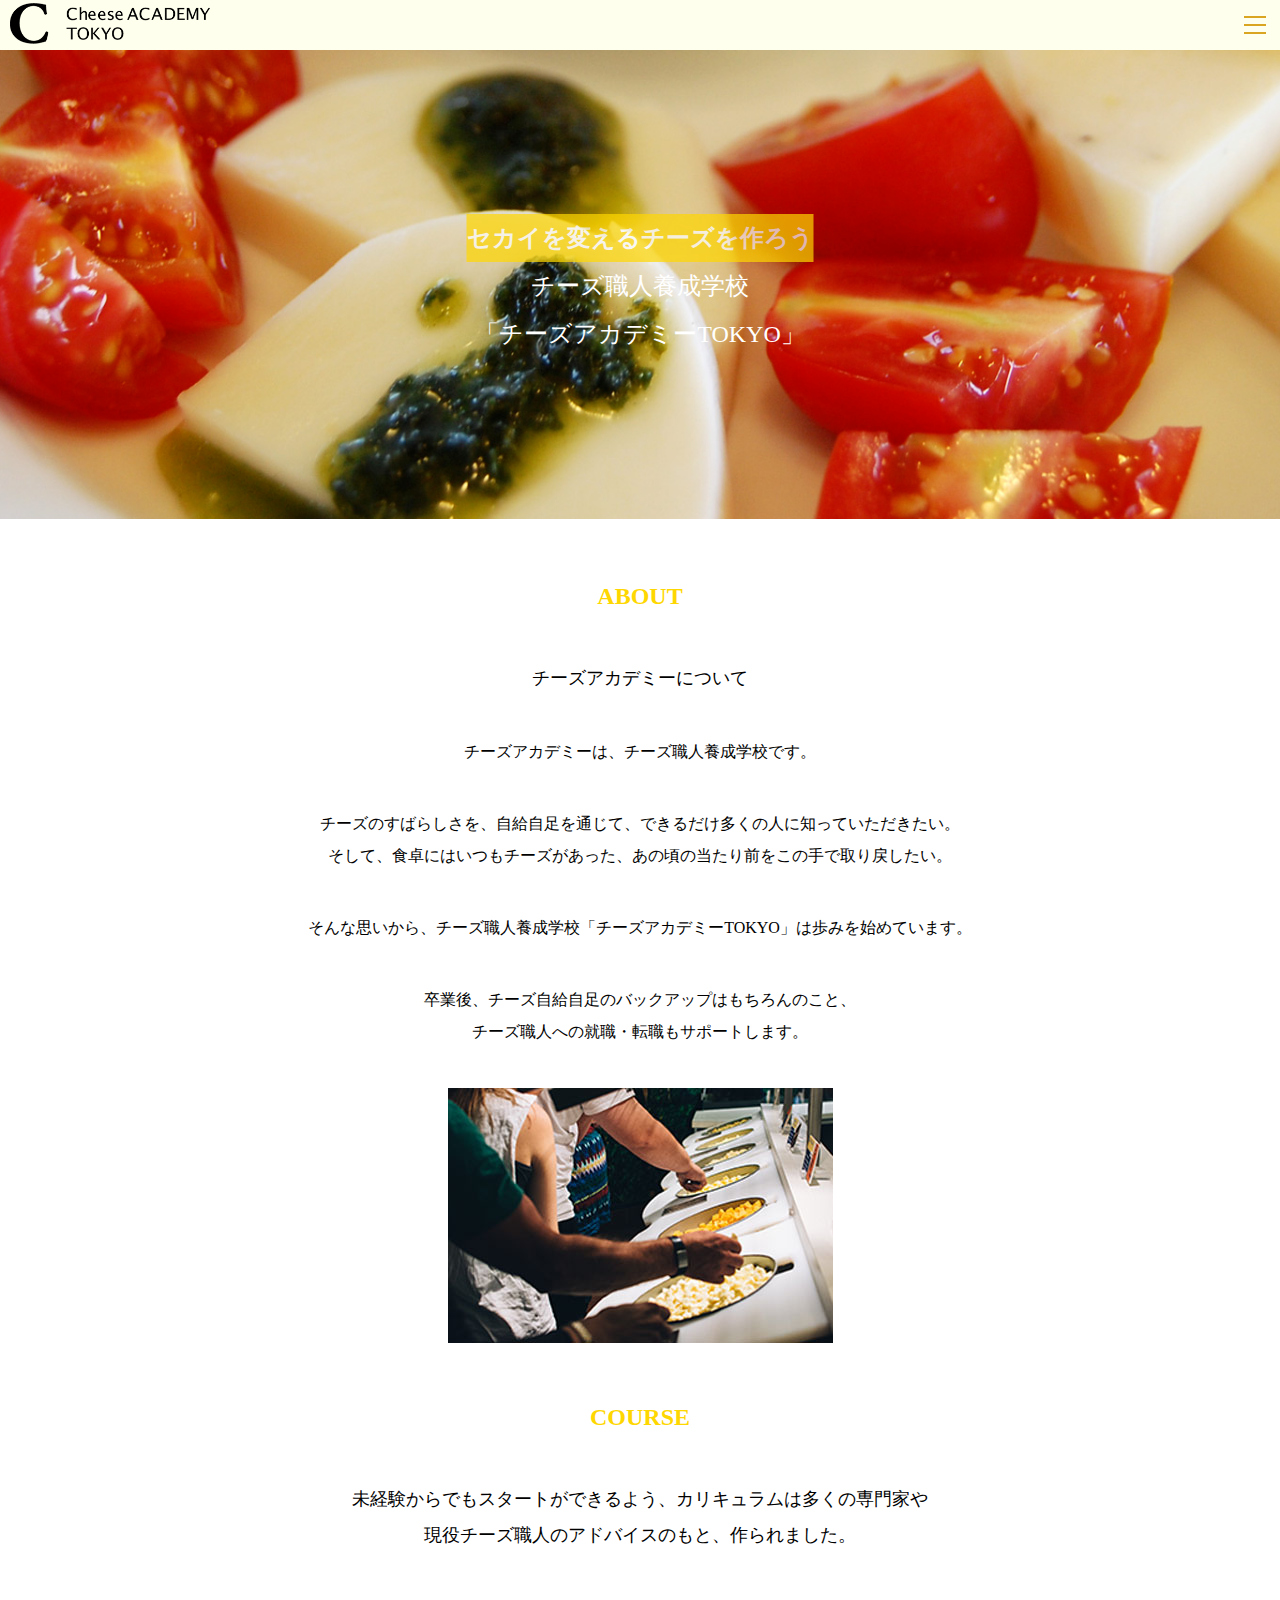
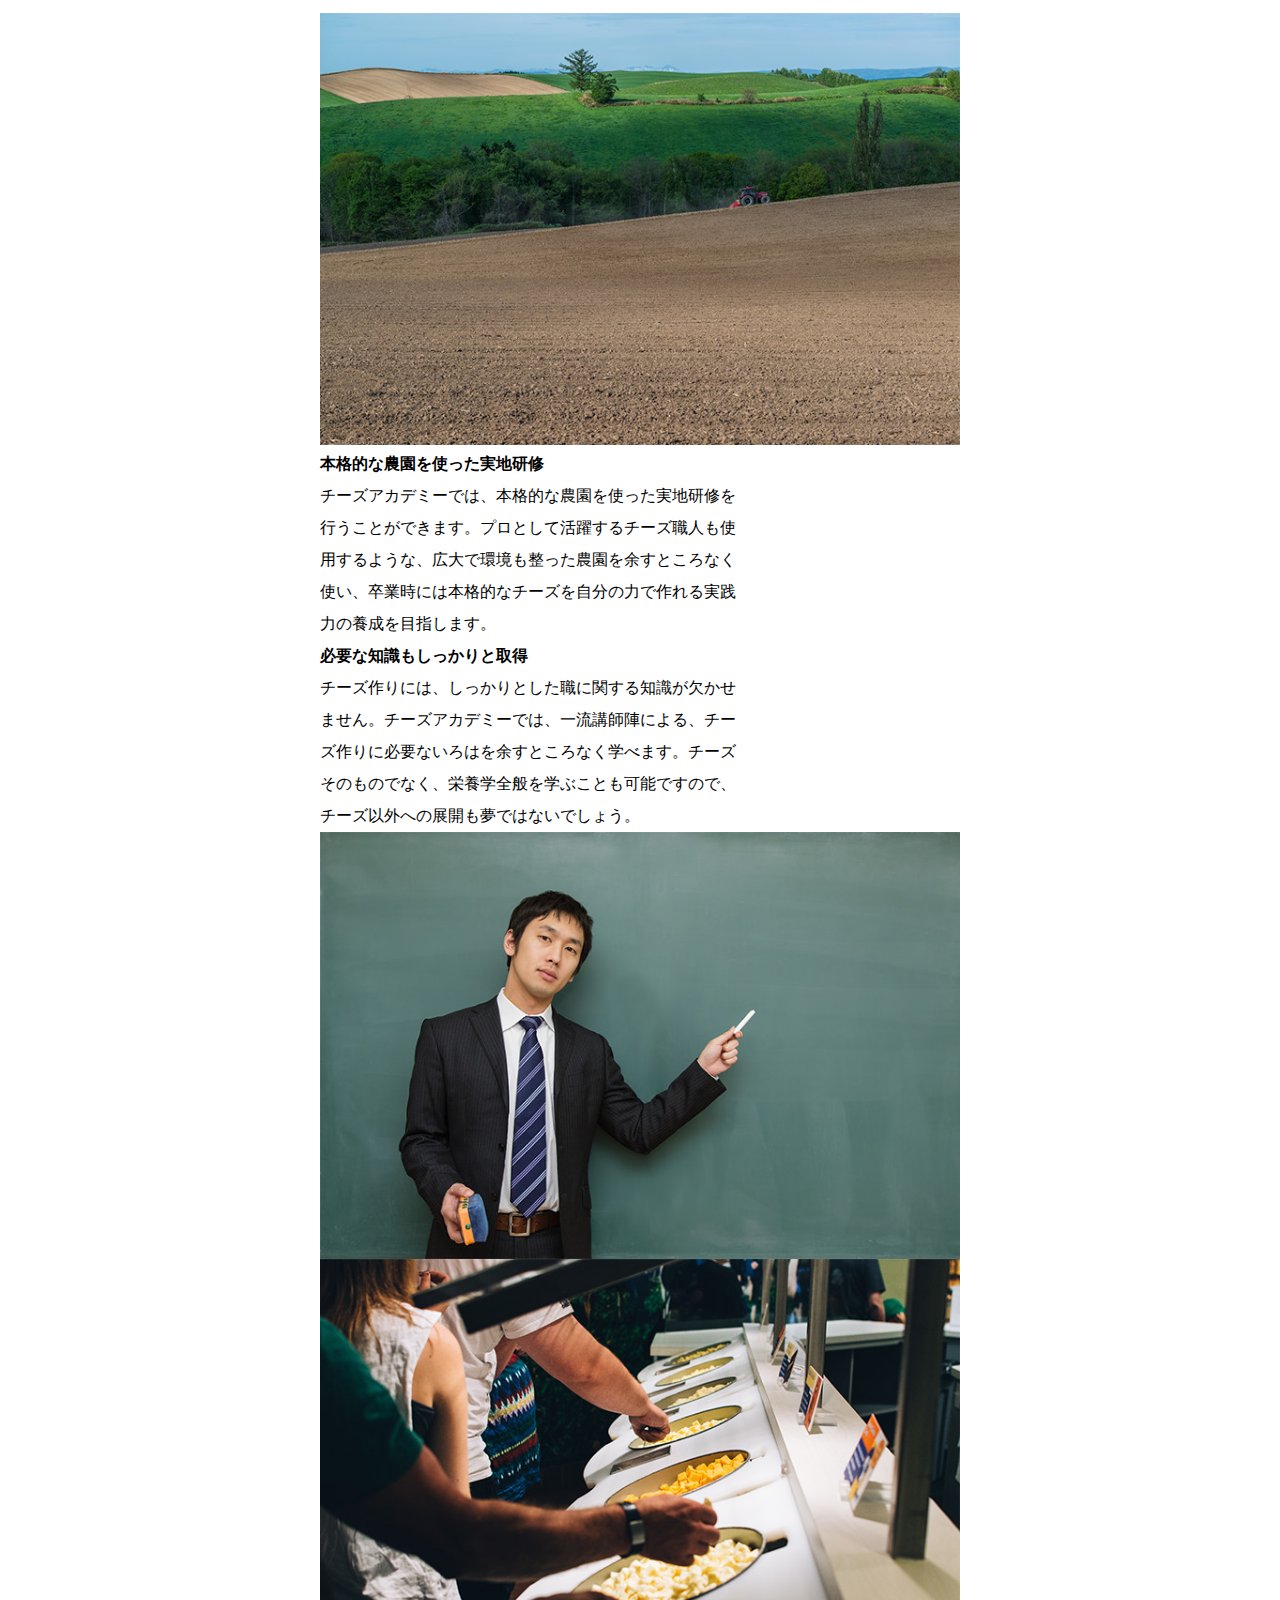
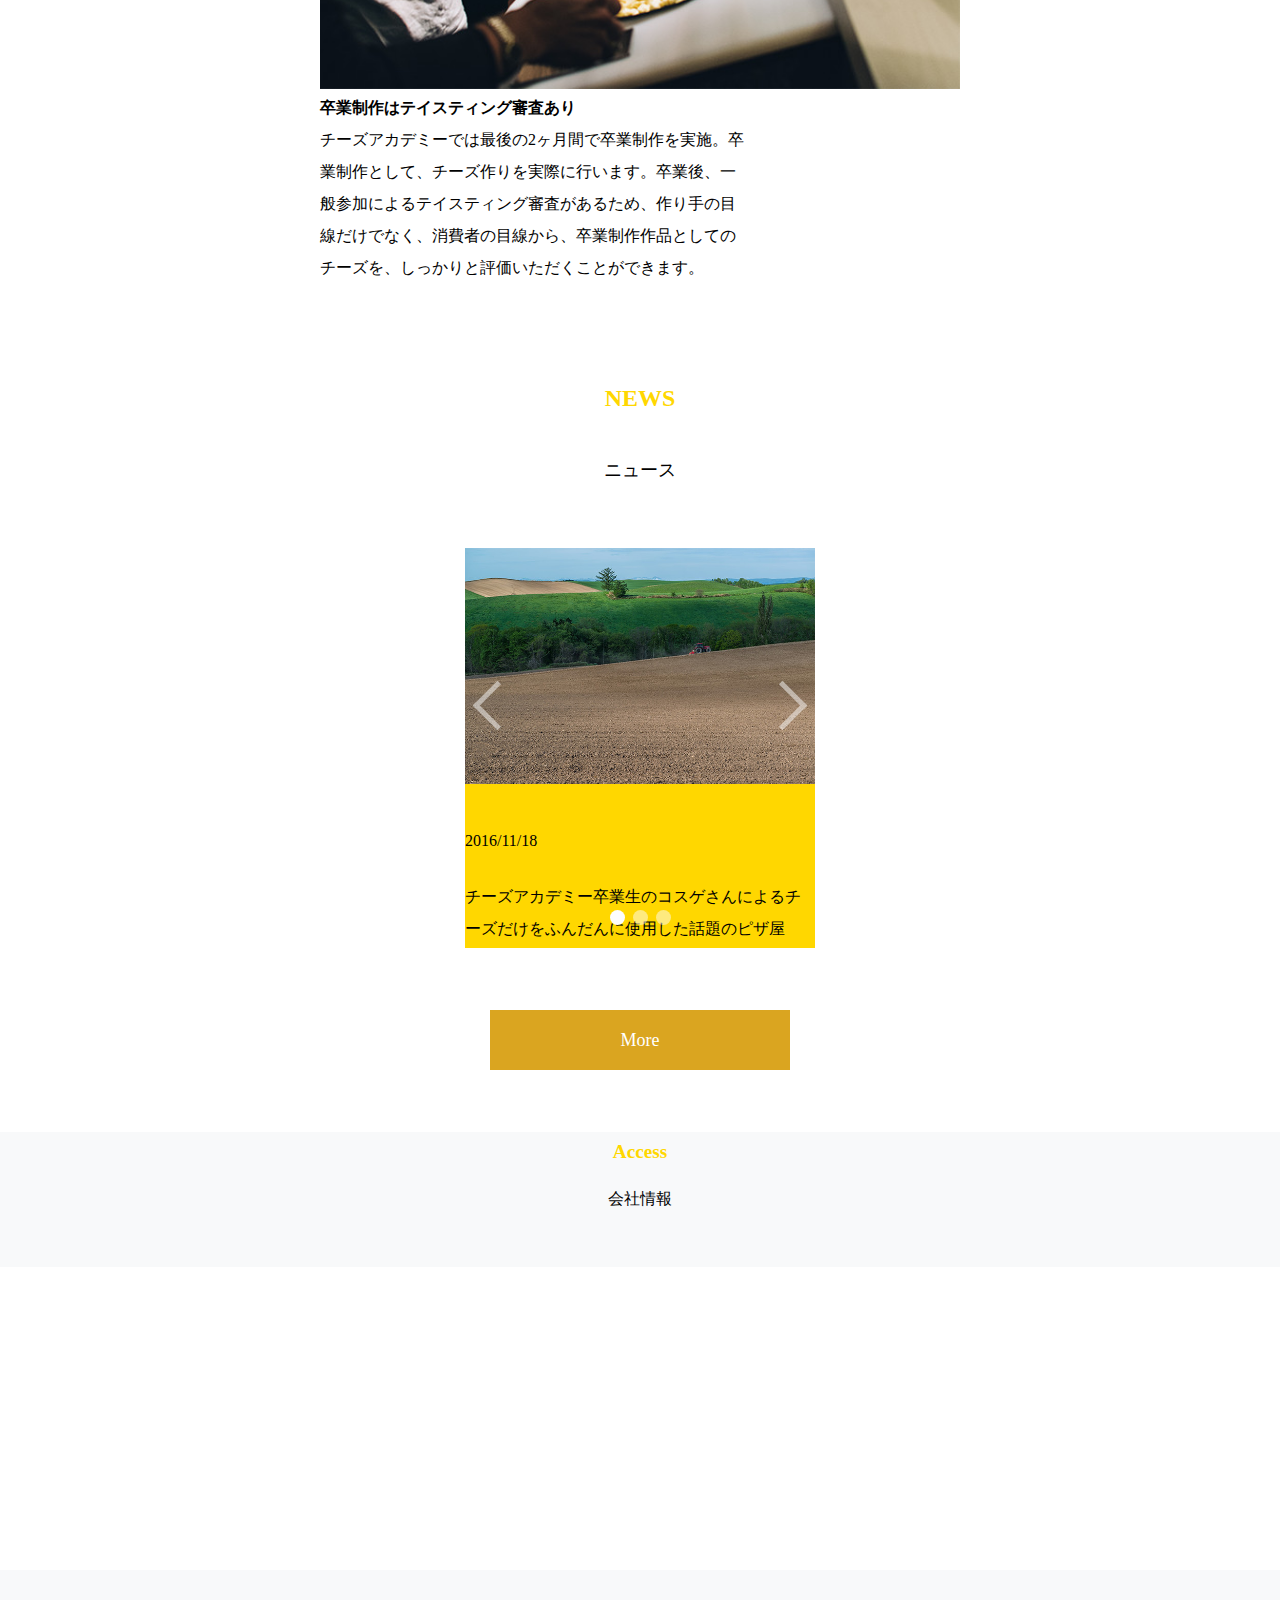
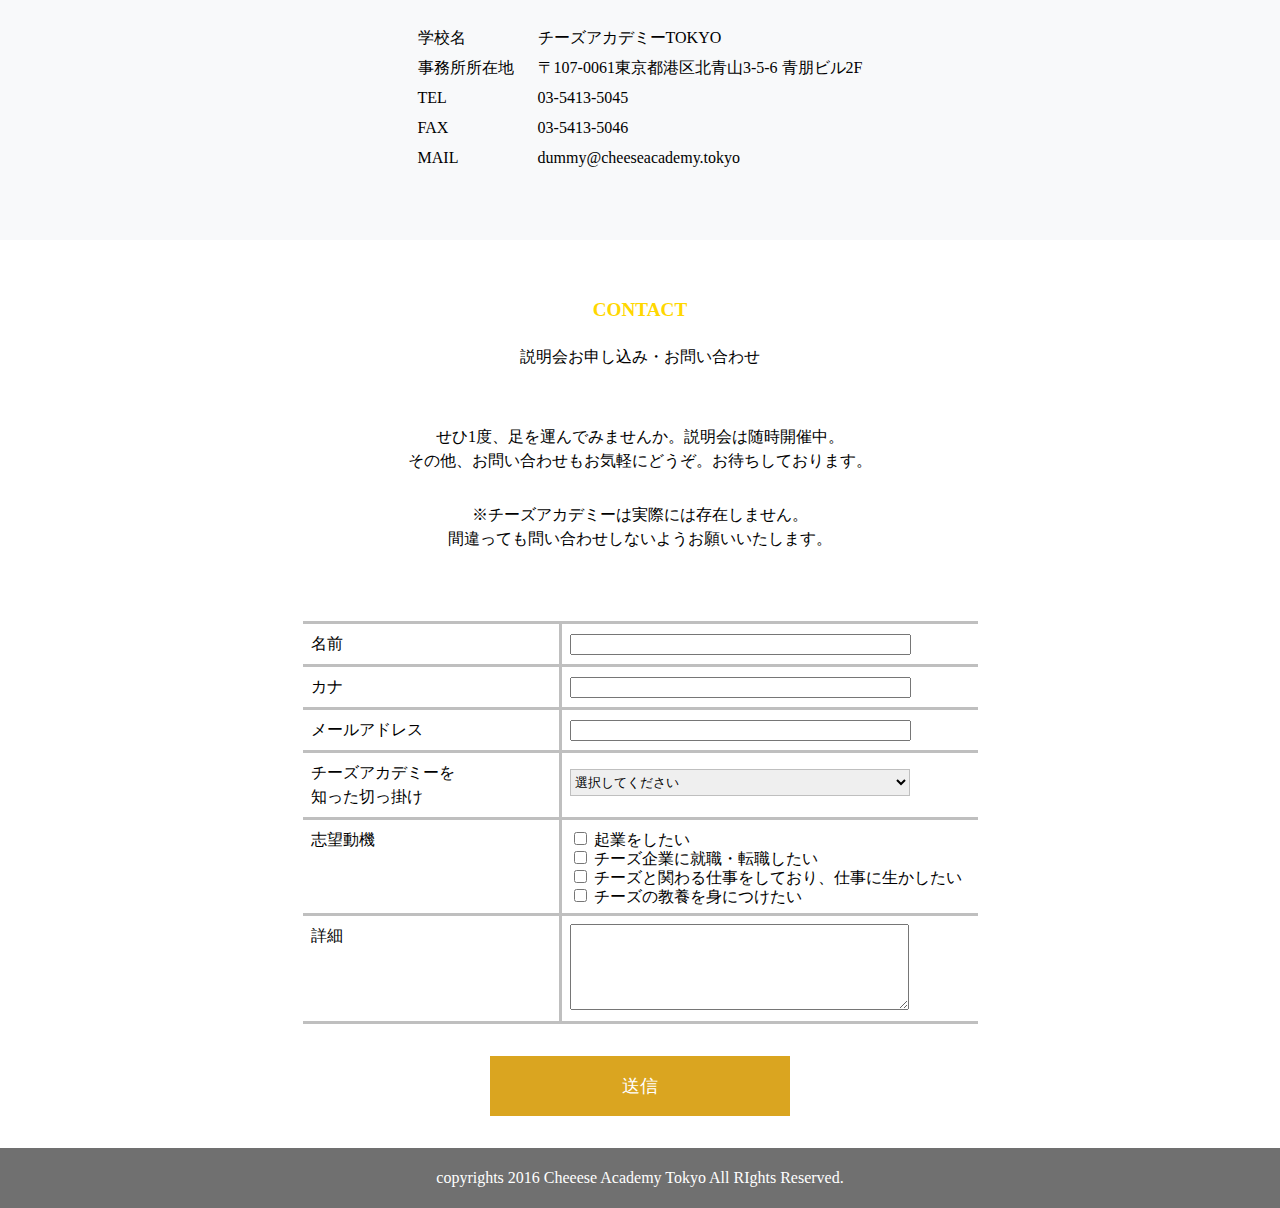
<file: index.html>
<!DOCTYPE html>
<html lang="ja">
<!-- 最初の設定は終わっています　必要な方は触ってください -->

<head>
  <meta charset="UTF-8">
  <meta name="viewport" content="width=device-width, initial-scale=1.0">
  <meta http-equiv="X-UA-Compatible" content="ie=edge">
  <title>チーズアカデミー リッチバージョン</title>
  <link rel="stylesheet" href="css/reset.css">
  <link rel="stylesheet" href="css/style.css">
</head>

<body>

<!-- ヘッダー -->
<header class="header">
  <div class="logo">
    <img src="./img/header_logo.png" alt="チーズアカデミーロゴ" class="logo_img">  
  </div>
  <button class="hamburger-menu" id="js-hamburger-menu">
    <span class="hamburger-menu__bar"></span>
    <span class="hamburger-menu__bar"></span>
    <span class="hamburger-menu__bar"></span>
  </button>
  <nav class="navigation">
    <ul class="navigation__list">
      <li class="navigation__list-item"><a href="#ABOUT" class="navigation__link">ABOUT</a></li>
      <li class="navigation__list-item"><a href="#COURSE" class="navigation__link">COURSE</a></li>
      <li class="navigation__list-item"><a href="#NEWS" class="navigation__link">NEWS</a></li>
      <li class="navigation__list-item"><a href="#ACCESS" class="navigation__link">ACCESS</a></li>
      <li class="navigation__list-item"><a href="#CONTACT" class="navigation__link">CONTACT</a></li>
    </ul>
  </nav>
</header>

<!-- メインビジュアル -->
    <section class="mainvisual_container">
      <div class="mainvisual_wrapper">
        <img src="./img/mainbg.png" alt="メインビジュアル"  class="mainvisual_img">
      </div>
      <div class="mainvisual_text">
        <div class="mv_text1">セカイを変えるチーズを作ろう</div>
        <div class="mv_text2">チーズ職人養成学校</div>
        <div class="mv_text3">「チーズアカデミーTOKYO」</div>
      </div>
    </section>

<!-- アバウト -->
    <section class="about" id="ABOUT">
      <div class="about_title">ABOUT</div>
      <div class="about_subTitle">チーズアカデミーについて</div>
      <div class="about_text1">チーズアカデミーは、チーズ職人養成学校です。</div>
      <div class="about_text2">
        <P>チーズのすばらしさを、自給自足を通じて、できるだけ多くの人に知っていただきたい。</P>
        <p>そして、食卓にはいつもチーズがあった、あの頃の当たり前をこの手で取り戻したい。</p>
      </div>
      <div class="about_text3">そんな思いから、チーズ職人養成学校<wbr>「チーズアカデミーTOKYO」は歩みを始めています。</div>
      <div class="about_text4">
        <p>卒業後、チーズ自給自足のバックアップはもちろんのこと、</p>
        <p>チーズ職人への就職・転職もサポートします。</p>
      </div>

      <div class="carousel">
        <img src="./img/about_01.jpg" alt="チーズ">
        <img src="./img/about_02.jpg" alt="牧場">
        <img src="./img/about_03.jpg" alt="職人">
        <img src="./img/about_04.jpg" alt="ピザ">
        <img src="./img/about_01.jpg" alt="チーズ">
      </div>
    </section>

<!--コース  -->
    <section class="course" id="COURSE">
      <div class="course_title">COURSE</div>
      <div class="course_subTitle">
        <P>未経験からでもスタートができるよう、カリキュラムは多くの専門家や</P>
        <p>現役チーズ職人のアドバイスのもと、作られました。</p>
      </div>
    </section>

    <section class="course_contents_container">
      <div class="course_content">
        <div class="course_content_img">
          <img src="./img/course_01.jpg" alt="コースイメージ１">
        </div>
        <div class="content_description">
          <div class="course_content1_text">
            <p class="text_bold">本格的な農園を使った実地研修<wbr></p>
            <p id="longText1"><span>ここに長い文章1を入れる</span></p>
          </div>
        </div>
      </div>
      <div class="course_content">
        <div class="content_description">
          <div class="course_content2_text">
            <p class="text_bold">必要な知識もしっかりと取得</p>
            <p id="longText2"><span>ここに長い文章2を入れる</span></p>
          </div>
        </div>
        <div class="course_content_img2">
          <img src="./img/course_02.jpg" alt="コースイメージ２">
        </div>
      </div>
      <div class="course_content">
        <div class="course_content_img">
          <img src="./img/course_03.jpg" alt="コースイメージ３">
        </div>
        <div class="content_description">
          <div class="course_content3_text">
            <p class="text_bold">卒業制作はテイスティング審査あり<wbr></p>
            <p id="longText3"><span>ここに長い文章3を入れる</span></p>
          </div>
        </div>
      </div>
    </section>

<!--ニュース  -->
<section class="news" id="NEWS">
  <div class="course_title">NEWS</div>
  <div class="course_subTitle">
    <P>ニュース</P>
  </div>
</section>
<!-- カルーセルその２ -->
<section class="carousel2">
  <div class="contains">
    <input class="slide_select" type="radio" id="SlideA" name="slide_check" checked />
    <input class="slide_select" type="radio" id="SlideB" name="slide_check" />
    <input class="slide_select" type="radio" id="SlideC" name="slide_check" />
<!-- スライド1番目 -->
  <div class="slide">
    <div class="scroll_controler">
      <label class="scroll_button scroll_prev" for="SlideC"></label>
      <label class="scroll_button scroll_next" for="SlideB"></label>
    </div>
    <div class="contains2">
      <!-- <div class="carousel2_pic"> -->
        <img src="./img/course_01.jpg" alt="コースイメージ１">
      <!-- </div> -->
      <!-- <div class="carousel_2text"> -->
        <P class="news_date">2016/11/18</P>
        <p id="longText4"><span>ここに長い文章4を入れる</span></p>
      <!-- </div> -->
    </div>
  </div>
<!-- スライド2番目 -->
  <div class="slide">
    <div class="scroll_controler">
      <label class="scroll_button scroll_prev" for="SlideA"></label>
      <label class="scroll_button scroll_next" for="SlideC"></label>
    </div>
    <div class="contains2">
      <!-- <div class="carousel2_pic"> -->
        <img src="./img/course_02.jpg" alt="コースイメージ２">
      <!-- </div> -->
      <!-- <div class="carousel_2text"> -->
        <P class="news_date">2016/11/18</P>
        <p id="longText5"><span>ここに長い文章5を入れる</span></p>
      <!-- </div> -->
    </div>
  </div>
<!-- スライド3番目 -->
  <div class="slide">
    <div class="scroll_controler">
      <label class="scroll_button scroll_prev" for="SlideB"></label>
      <label class="scroll_button scroll_next" for="SlideA"></label>
    </div>
    <div class="contains2">
      <!-- <div class="carousel2_pic"> -->
        <img src="./img/course_03.jpg" alt="コースイメージ３">
      <!-- </div> -->
      <!-- <div class="carousel_2text"> -->
        <P class="news_date">2016/11/18</P>
        <p id="longText6"><span>ここに長い文章6を入れる</span></p>
      <!-- </div> -->
    </div>
  </div> 
<!-- スライド移動用ボタン -->
  <div class="move_controler">
    <label class="button_move" for="SlideA"></label>
    <label class="button_move" for="SlideB"></label>
    <label class="button_move" for="SlideC"></label>
  </div>
 </div> 
</section>

<!-- NEWS（More）ここから -->
<section class="content hidden">
  <div class="news_body">
       <!-- NEWS(More)その１ -->
      <div class="news_block news_width">
          <div>
              <img src="./img/news_img.jpg" alt="pizza">
          </div>
          <div class="news_date">
              <p>2016/11/18</p>
          </div>
          <div class="news_text">
              <p class="line-height-2">チーズアカデミー卒業生のコスゲさんによる</p>
              <p class="line-height-2">チーズだけをふんだんに使用した話題のピザ屋</p>
              <p class="line-height-2">「Kosuge Pizza」が渋谷でオープンしました！</p>
          </div>
      </div>
      <!-- NEWS(More)その２ -->
      <div class="news_block news_width">
          <div>
              <img src="./img/news_img.jpg" alt="pizza">
          </div>
          <div class="news_date">
              <p>2016/11/18</p>
          </div>
          <div class="news_text">
              <p class="line-height-2">チーズアカデミー卒業生のコスゲさんによる</p>
              <p class="line-height-2">チーズだけをふんだんに使用した話題のピザ屋</p>
              <p class="line-height-2">「Kosuge Pizza」が渋谷でオープンしました！</p>
          </div>
      </div>
      <!-- NEWS(More)その３ -->
      <div class="news_block news_width">
          <div>
              <img src="./img/news_img.jpg" alt="pizza">
          </div>
          <div class="news_date">
              <p>2016/11/18</p>
          </div>
          <div class="news_text">
              <p class="line-height-2">チーズアカデミー卒業生のコスゲさんによる</p>
              <p class="line-height-2">チーズだけをふんだんに使用した話題のピザ屋</p>
              <p class="line-height-2">「Kosuge Pizza」が渋谷でオープンしました！</p>
          </div>
      </div>       
  </div>
</section>
<!-- NEWS（More）ここまで -->

<div id="toggleButton" class="container_for_button">
  <div class="button button_margin border_line">More</div>
</div>

<!-- ACCESSここから -->
<section>
  <div class="container_for_access">
      <div>
      <h1 class="access_top" id="ACCESS">Access</h1>
      <p class="access_title">会社情報</p>
      </div>
  </div>
  <!-- GoogleMap -->
  <iframe src="https://www.google.com/maps/embed?pb=!1m16!1m12!1m3!1d6482.826138293759!2d139.70835194384514!3d35.666829740367334!2m3!1f0!2f0!3f0!3m2!1i1024!2i768!4f13.1!2m1!1z5p2x5Lqs6YO95riv5Yy65YyX6Z2S5bGxMy01LTYg6Z2S5pyL44OT44OrMkY!5e0!3m2!1sja!2sjp!4v1713875803424!5m2!1sja!2sjp" width="100%" height="300" style="border:0;" allowfullscreen="" loading="lazy" referrerpolicy="no-referrer-when-downgrade"></iframe>
  <!-- テーブル -->
  <div class="container_for_access">
      <table class="table_1">
          <tr>
              <td class="td_1 width-fix">学校名</td>
              <td class="td_1">チーズアカデミーTOKYO</td>
          </tr>
          <tr>
              <td class="td_1 width-fix">事務所所在地</td>
              <td class="td_1">〒107-0061東京都港区北青山3-5-6 青朋ビル2F</td>
          </tr>
          <tr>
              <td class="td_1 width-fix">TEL</td>
              <td class="td_1">03-5413-5045</td>
          </tr>
          <tr>
              <td class="td_1 width-fix">FAX</td>
              <td class="td_1">03-5413-5046</td>
          </tr>
          <tr>
              <td class="td_1 width-fx">MAIL</td>
              <td class="td_1">dummy@cheeseacademy.tokyo</td>
          </tr>
      </table>
  </div>
</section>
<!-- ACCESSここまで -->

<!-- CONTACTここから -->
<section>
  <div class="contact_top">
      <h1 id="CONTACT">CONTACT</h1>
  </div>
  <div class="contact_title">
      <p>説明会お申し込み・お問い合わせ</p>
  </div>
  <div class="contact_text1 line-height-1-5">
      <p>せひ1度、足を運んでみませんか。説明会は随時開催中。</p>
      <p>その他、お問い合わせもお気軽にどうぞ。お待ちしております。</p>
  </div>
  <div class="contact_text2 line-height-1-5">
      <p>※チーズアカデミーは実際には存在しません。</p>
      <p>間違っても問い合わせしないようお願いいたします。</p>
  </div>

  <!-- CONTACTフォーム -->
  <div class="contact_form_container">
      <table class="table_design">
          <tr>
              <td class="form_title">名前</td>
              <td class="form_parts"><input id="text_area_namae" type="text" class="textbox_1"></td>
          </tr>
          <tr>
              <td class="form_title">カナ</td>
              <td class="form_parts"><input  id="text_area_kana" type="text" class="textbox_1"></td>
          </tr>
          <tr>
              <td class="form_title">メールアドレス</td>
              <td class="form_parts"><input  id="text_area_meado" type="text" class="textbox_1"></td>
          </tr>
          <tr class="valign">
              <td class="form_title line-height-1-5">チーズアカデミーを<br>知った切っ掛け</td>
              <td class="form_parts">
                  <!-- プルダウン -->
                  <select id="selector" name="pull_down">
                      <option value="" hidden>選択してください</option>
                      <option value="google">google検索</option>
                      <option value="sns">SNS</option>
                      <option value="referral">紹介</option>
                      <option value="coincidence">たまたま通りかかった</option>
                      <option value="other">その他</option>
                  </select>    
              </td>
          </tr>
          <tr>
              <td class="form_title">志望動機</td>
              <!-- チェックボックス -->
              <td class="form_parts">
                  <div class="checkboxes">
                      <div><input type="checkbox" id="checkbox1">
                      <label for="checkbox1">起業をしたい</label></div>
                      <div><input type="checkbox" id="checkbox2">
                      <label for="checkbox2">チーズ企業に就職・転職したい</label></div>
                      <div><input type="checkbox" id="checkbox3">
                      <label for="checkbox3">チーズと関わる仕事をしており、仕事に生かしたい</label></div>
                      <div><input type="checkbox" id="checkbox4">
                      <label for="checkbox4">チーズの教養を身につけたい</label></div>
                  </div>
              </td>
          </tr>
          <tr class="valign">
              <td class="form_title">詳細</td>
              <td class="form_parts"><textarea  id="text_area_shousai" class="text_area"></textarea></td>
          </tr>
      </table>
  </div>

  <div class="container_for_button2" id="toggleButton2">
      <div class="button button_margin_ver2 border_line2" id="save">送信</div>
      <div class="content hidden">
        <div class="clear_button clear_button_margin border_line2" id="clear">消去</div>
      </div>
 </div>
</section>
<!-- CONTACTここまで -->

<!-- Footerはここから -->
<footer>
  <div class="footer_container">
  <p class="footer_text">copyrights 2016 Cheeese Academy Tokyo All RIghts Reserved.</p>
  </div>
</footer>
<!-- Footerはここまで -->

</body>

<!-- ここから下はJQuery -->
<script src="https://cdn.jsdelivr.net/npm/jquery@3.6.4/dist/jquery.min.js"></script>
<script>
$(function () {
  $('#js-hamburger-menu, .navigation__link').on('click', function () {
    $('.navigation').slideToggle(500)
    $('.hamburger-menu').toggleClass('hamburger-menu--open')
  });
});

const lT1 ="チーズアカデミーでは、本格的な農園を使った実地研修を行うことができます。プロとして活躍するチーズ職人も<wbr>使用するような、広大で環境も整った農園を余すところ<wbr>なく使い、卒業時には本格的なチーズを自分の力で作れる<wbr>実践力の養成を目指します。";
$("#longText1").html(lT1);

const lT2 ="チーズ作りには、しっかりとした職に関する知識が<wbr>欠かせません。チーズアカデミーでは、一流講師陣による、<wbr>チーズ作りに必要ないろはを余すところなく学べます。<wbr>チーズそのものでなく、栄養学全般を学ぶことも<wbr>可能ですので、チーズ以外への展開も夢ではないでしょう。"
$("#longText2").html(lT2);

const lT3 ="チーズアカデミーでは最後の2ヶ月間で卒業制作を実施。<wbr>卒業制作として、チーズ作りを実際に行います。卒業後、<wbr>一般参加によるテイスティング審査があるため、作り手の<wbr>目線だけでなく、消費者の目線から、卒業制作作品としての<wbr>チーズを、しっかりと評価いただくことができます。"
$("#longText3").html(lT3);

const lT4="チーズアカデミー卒業生のコスゲさんによる<wbr>チーズだけをふんだんに使用した話題のピザ屋<wbr>「Kosuge Pizza」が渋谷でオープンしました！"
$("#longText4").html(lT4);

const lT5="チーズアカデミー卒業生のコスゲさんによる<wbr>チーズだけをふんだんに使用した話題のピザ屋<wbr>「Kosuge Pizza」が渋谷でオープンしました！"
$("#longText5").html(lT5);

const lT6="チーズアカデミー卒業生のコスゲさんによる<wbr>チーズだけをふんだんに使用した話題のピザ屋<wbr>「Kosuge Pizza」が渋谷でオープンしました！"
$("#longText6").html(lT6);

// Moreでのトグルアクション
$("#toggleButton").on("click",function(){
  $(".content").toggleClass("hidden");
});

// Saveクリックイベント
$("#save").on("click",function(){
  const v1 = $("#text_area_namae").val();
  const v2 = $("#text_area_kana").val();
  const v3 = $("#text_area_meado").val();
  const v4 = $("#text_area_shousai").val(); 
  localStorage.setItem("namae",v1);
  localStorage.setItem("kana",v2);
  localStorage.setItem("meado",v3);
  localStorage.setItem("shousai",v4);
// セレクター要素
  const selectedOption = $("select[name='pull_down']").val();
  console.log("Selected option:", selectedOption);
  localStorage.setItem("selectedOption", selectedOption);
  // チェックボックス要素  test1 input
  // $("input[type='checkbox']").each(function(){
  //   const checkboxID = $(checkbox1).attr("id")
  //   const isChecked = $(checkbox1).prop("checked");
  //   localStorage.setItem(checkboxID, isChecked)
  // })
  // チェックボックス要素 test2 input
  localStorage.setItem("checkbox1",$("#checkbox1").prop("checked"));
  localStorage.setItem("checkbox2",$("#checkbox2").prop("checked"));
  localStorage.setItem("checkbox3",$("#checkbox3").prop("checked"));
  localStorage.setItem("checkbox4",$("#checkbox4").prop("checked"));
  alert("送信しました");
})

if(localStorage.getItem("namae")){
  const displayNamae = localStorage.getItem("namae");
  $("#text_area_namae").val(displayNamae);
}

if(localStorage.getItem("kana")){
  const displayKana = localStorage.getItem("kana");
  $("#text_area_kana").val(displayKana);
}

if(localStorage.getItem("meado")){
  const displayMeado = localStorage.getItem("meado");
  $("#text_area_meado").val(displayMeado);
}

if(localStorage.getItem("shousai")){
  const displayShousai = localStorage.getItem("shousai");
  $("#text_area_shousai").val(displayShousai);
}
// セレクター要素
const savedOption = localStorage.getItem("selectedOption");
if(savedOption){
  $("#selector").val(savedOption);
}
// チェックボックス要素test1 output
// $("input[type='checkbox']").each(function(){
//  const checkboxId = $(checkbox1).attr("id");
//  const isChecked = localStorage.getItem(checkboxId) === "true";
//  $(checkbox1).prop("checked", isChecked);
// })
// チェックボックス要素test2 output
$("#checkbox1").prop("checked", localStorage.getItem("checkbox1") === "true");
$("#checkbox2").prop("checked", localStorage.getItem("checkbox2") === "true");
$("#checkbox3").prop("checked", localStorage.getItem("checkbox3") === "true");
$("#checkbox4").prop("checked", localStorage.getItem("checkbox4") === "true");

// Saveボタンでのトグルアクション
$("#toggleButton2").on("click",function(){
  $(".content").toggleClass("hidden");
});


// クリアボタン
$("#clear").on("click",function(){
  localStorage.removeItem("namae");
  localStorage.removeItem("kana");
  localStorage.removeItem("meado");
  localStorage.removeItem("shousai");
  localStorage.removeItem("selectedOption");
  localStorage.removeItem("checkbox1");
  localStorage.removeItem("checkbox2");
  localStorage.removeItem("checkbox3");
  localStorage.removeItem("checkbox4");
  alert("消去しました");
  $("#text_area_namae").val("");
  $("#text_area_kana").val("");
  $("#text_area_meado").val("");
  $("#text_area_shousai").val("");
  $("#selector").val("");
  $("#checkbox1").prop("checked", false);
  $("#checkbox2").prop("checked", false);
  $("#checkbox3").prop("checked", false);
  $("#checkbox4").prop("checked", false);
  checkedItems = {};
});

</script>

</html>
</file>
<file: css/style.css>
@media (max-width: 399px){
    body{
        min-width: 400px;
    }
}

/* headerここから */
.header {
    position:fixed;
    top: 0;
    left:0;
    background-color: #ffffee;
    height: 50px;
    width: 100%;
    display: flex;
    justify-content: space-between;
    align-items: center;
    z-index: 1000;
  }

.logo{
    height: auto;
    width: 200px;
    padding: 0 10px;
}

.logo img{
    height: auto;
    width: 100%;
}

  .hamburger-menu {
    width: 50px;
    height: 50px;
    position: relative;
    border: none;
    background: transparent;
    appearance: none;
    padding: 0;
    cursor: pointer;
  }
  .hamburger-menu__bar {
    display: inline-block;
    width: 44%;
    height: 2px;
    background: goldenrod;
    position: absolute;
    left: 50%;
    transform: translateX(-50%);
    transition: .5s;
  }
  .hamburger-menu__bar:first-child {
    top: 16px;
  }
  .hamburger-menu__bar:nth-child(2) {
    top: 24px;
  }
  .hamburger-menu__bar:last-child {
    top: 32px;
  }
  .hamburger-menu--open .hamburger-menu__bar {
    top: 50%;
  }
  .hamburger-menu--open .hamburger-menu__bar:first-child {
    transform: translateX(-50%) translateY(-50%) rotate(45deg);
  }
  .hamburger-menu--open .hamburger-menu__bar:last-child {
    transform: translateX(-50%) translateY(-50%) rotate(-45deg);
  }
  .hamburger-menu--open .hamburger-menu__bar:nth-child(2) {
    display: none;
  }
  .navigation {
    display: none;
    background: goldenrod;
    position: absolute;
    top: 50px;
    right: 0;
    width: 25%;
    z-index: 9999;
  }
  .navigation__list {
    text-align: center;
    list-style: none;
    padding: 0;
    margin: 0;
  }
  .navigation__list-item {
    border-bottom: solid 1px #ffd700;
  }
  .navigation__list-item:first-child {
    border-top: solid 1px #ffd700;
  }
  .navigation__link {
    color: #fff;
    font-weight: 700;
    text-decoration: none;
    display: block;
    padding: 24px 0;
    transition: .5s;
  }
  @media (hover: hover) and (pointer: fine) {
    .navigation__link:hover {
      color: goldenrod;
      background: #ffffcc;
    }
    .navigation__list-item:hover {
        border-bottom: solid 2px #ffd700;
    }
    .navigation__list-item:first-child:hover {
        border-top: solid 2px #ffd700;
    }
  }

/* メインビジュアルここから */
section{
    z-index: 1;
}
.mainvisual_container{
    display: flex;
    flex-direction: column;
    align-items: center;
    position: relative;
    top:50px;
    overflow: hidden;
    height: auto;
}
.mainvisual_wrapper{
    width: 100%;
    height: auto;
    overflow: hidden;
}
.mainvisual_img{
    width: 100%;
    height: auto;
    animation: animationZoom 10s ease-in-out infinite;
}
@keyframes animationZoom {
    50%{ transform: scale(1.1)}
}

.mainvisual_text{
    position:absolute;
    top:50%;
    left:50%;
    transform:translate(-50%,-50%);
    text-align: center;
    line-height: 2;
    color:#fff;
    font-size: 14px;
    margin: 0;
    padding: 0;
}

@media (min-width: 700px){
    .mainvisual_text{
        font-size: 24px;
    }
}
.mv_text1{
    font-weight: bolder;
    background-color: #ffd700;
    opacity: 0.7;
}

/* ABOUTのセクション */
.about{
    position: relative;
    top:60px;
    padding-top: 60px;
    margin-top: -60px;
    margin-bottom: 0;
    text-align: center;
    line-height: 2;
    font-size: 16px;
}

.about div{
    margin-top: 40px;
}

.about_title{
    font-weight: bolder;
    color:#ffd700;
    font-size: 24px;
}
.about_subTitle{
    font-size: 18px;
}
@media screen and (max-width:680px){
    .about_text2,.about_text3,.about_text4{
        word-break: keep-all;
        overflow-wrap: break-word;
    }
}

/* カルーセルの外枠 */
.carousel{
    width: 385px;
    height:255px;
    display: flex;
    overflow: hidden;
    margin: 0 auto 10px; 
}

/* カルーセル内の画像 */
.carousel img{
    margin: 0;
    padding: 0;
    display:block;
}

/* スクロールアニメーション */
@keyframes scroll{
    0% {margin-left: 0;}
    20% {margin-left: -100%;}
    45% {margin-left: -200%;}
    50% {margin-left: -200%;}
    70% {margin-left: -300%;}
    75% {margin-left: -300%;}
    95% {margin-left: -400%;}
    100% {margin-left: -400%;}
}
.carousel > :first-child{
    animation-name: scroll;
    animation-duration: 20s;
    animation-delay: 0s;
    animation-iteration-count: infinite;
}

/* COURSEのセクション */
.course{
    position: relative;
    top:60px;
    padding-top: 60px;
    margin-top: -60px;
    margin-bottom: 60px;
    text-align: center;
    line-height: 2;
}
.course div{
    margin-top: 40px;
}

.course_title{
    font-weight: bolder;
    color:#ffd700;
    font-size: 24px;
}
.course_subTitle{
    font-size: 18px;
    /* margin-top: 40px; */
}
@media screen and (max-width:680px){
    .course_subTitle{
        word-break: keep-all;
        overflow-wrap: break-word;
    }
}
.course_contents_container{
    position: relative;
    top: 60px;
    margin:auto;
    /* background-color: #EEEEEE; */
}
.course_content{
    width: 100%;
    display: flex;
    justify-content: space-between;
}
.course_content_img{
    width: 50%;
    text-align: right;
}
.course_content_img2{
    width: 50%;
    text-align: left;
}
.course_content_img img{
    max-width: 100%;
    height: auto;
    /* display:block; */
}
.course_content_img2 img{
    max-width: 100%;
    height: auto;
    display:block;
}
.content_description{
    width:50%;
    line-height: 2;
}
.course_content1_text,.course_content3_text{
    position:relative;
    top: 120px;
    left: 50px;
    max-width: 430px;
}
.course_content2_text{
    position:relative;
    top: 30%;
    left: 30%;
    max-width: 430px;
}
.text_bold{
    font-weight: bolder;
}
@media screen and (max-width:1300px){
    .course_content{
    flex-direction: column;
    align-items:center;
    }
    .course_content1_text,
    .course_content2_text,
    .course_content3_text
    {
    top:0;
    left:0;
    }
}
.text_bold,.longText1,.longText2,.longText3{
        word-break: keep-all;
        overflow-wrap: break-word;
}
/* NEWEのセクション */
.news{
    /* position: relative;
    top:90px; */
    padding-top: 60px;
    margin-top: 60px;
    /* padding-bottom: 60px; */
    margin-bottom: 60px;
    text-align: center;
    line-height: 2;
}
.news div{
    margin-top: 30px;
}

.carousel2{
    /* position: relative;
    top: 90px; */
    display: flex;
    justify-content: center;
}
.contains, .contains2{
    width: 350px;
    height: 400px;
    overflow: hidden;
    position: relative;
    padding: 0;
    list-style: none;
}
.contains2{
    line-height: 2;
    background-color: #ffd700;
}
.contains2 img{
    width: 100%;
    height: auto;
}
.slide_select{
    display: none;
}
.slide{
    width: 350px;
    height: 400px;
    position: absolute;
    opacity: 0;
}
.scroll_button{
    position: absolute;
    display: block;
    height: 30px;
    width: 30px;
    top: 40%;
    margin-top: -20px;
    border-width: 5px 5px 0 0;
    border-style: solid;
    border-color: #fdfdfd;
    cursor: pointer;
    opacity: 0.5;
    z-index: 3;
}
.scroll_button:hover {
    opacity: 1;
}
.scroll_prev {
    left: 15px;
    transform: rotate(-135deg);
}
.scroll_next {
    right: 15px;
    transform:rotate(45deg);
}
.move_controler {
    position:absolute;
    bottom: 20px;
    width: 100%;
    text-align: center;
}
/* NEWS（More）ここから */
.news_block {
    background-color: #ffd700;
}

.news_title {
    text-align: center;
    margin-bottom: 60px;
}

.news_body {
display: flex;
justify-content: center;
margin: 50px;
}

.news_block:hover {
    transform: scale(1.1);
}

.news_width {
    width: 300px;
    margin: 0px 15px;
}

.news_date {
    margin-top: 30px;
    margin-bottom: 24px;
}

.news_text {
    width: fit-content;
    font-size: 14px;
}

.news_text p {
    text-align:justify
    text-align-last:justify
}

.hidden{
    display: none;
}
/* NEWS（More）ここまで */

.button_move{
    display: inline-block;
    height: 15px;
    width: 15px;
    margin: 0 2px;
    border-radius: 100%;
    cursor: pointer;
    opacity: 0.5;
    z-index: 2;
}
.button_move:hover{
    opacity: 1;
}
.button_move{
    background-color: #fdfdfd;
}
.slide_select:nth-of-type(1):checked ~ .slide:nth-of-type(1){opacity: 1;}
.slide_select:nth-of-type(1):checked ~ .move_controler .button_move:nth-of-type(1){opacity: 1;}
.slide_select:nth-of-type(2):checked ~ .slide:nth-of-type(2){opacity: 1;}
.slide_select:nth-of-type(2):checked ~ .move_controler .button_move:nth-of-type(2){opacity: 1;}
.slide_select:nth-of-type(3):checked ~ .slide:nth-of-type(3){opacity: 1;}
.slide_select:nth-of-type(3):checked ~ .move_controler .button_move:nth-of-type(3){opacity: 1;}
/* Moreボタン */
.container_for_button {
    display: flex;
    justify-content: center;
}

.button {
    display: inline-block;
    width: 300px;
    height: 60px;
    line-height: 60px;
    background-color: goldenrod;
    font-size: 18px;
    color: white;
    text-align: center;
}

.button_margin {
    margin: 60px 0;
}

.border_line {
    border: 2px solid;
}

.button:hover {
    background-color: white;
    color: goldenrod;
    cursor: pointer;
}

/* ACCESSここから */
.container_for_access {
    background-color: rgb(248, 249, 250);
    width: 100%;
    display: flex;
    justify-content: center;
    align-items: center;
}

.access_top {
    font-size: larger;
    font-weight: 900;
    text-align: center;
    padding-top: 60px;
    margin-top: -50px;
    color:#ffd700;
}

.access_title {
    text-align: center;
    margin-top: 30px;
    margin-bottom: 60px;
}

.width-fix {
    width: 120px;
}

.table_1 {
    margin-top: 60px;
    margin-bottom: 60px;
}

.td_1 {
    height: 30px;
}

/* ACCESSここまで */

/* CONTACTここから */
.contact_top {
    font-size: larger;
    font-weight: 900;
    text-align: center;
    /* margin-top: 60px; */
    margin-bottom: 30px;
    color:#ffd700;
}

.contact_top h1{
    padding-top: 60px;
}

/* .contact_top:before{
    content:"";
    display: block;
    height: 50px;
    margin-top: -50px;
    background-color: #707070;
} */

.contact_title {
    text-align: center;
    margin-bottom: 60px;
}

.contact_text1 {
    text-align: center;
    margin-bottom: 30px;
}

.contact_text2 {
    text-align: center;
    margin-bottom: 70px;
}

/* コンタクトフォームここから */
.contact_form_container {
    width: 100%;
    display: flex;
    justify-content: center;
    align-items: center;
}

.table_design {
    border-top:solid 3px #bfbfbf;
    border-spacing: 0;
}

.table_design td {
    padding: 8px;
    border-bottom:solid 3px #bfbfbf;
    border-right: solid 3px #bfbfbf;
}

.table_design td:last-child {
    border-right: none;
}

.form_title {
    width: 240px;
}

.form_parts {
    width: 400px;
}

.textbox_1 {
    width: 25em;
    max-width: 100%;
}

.text_area {
 width: 25em;
 max-width: 100%;
 height: 6em;
 line-height: 1.5;
}

select {
    border-color: #bfbfbf;
    height: 2em;
    width: 340px;
    margin: 8px 0;
}

option {
    vertical-align: top;
}

.checkboxes {
    display: flex;
    flex-direction: column;
}

.form_title, .line-height-1-5{
    line-height: 1.5;
}

.valign td{
    vertical-align: top;
}

/* コンタクトフォームここまで */

/* 送信ボタンの調整 */
.button_margin_ver2 {
    margin-top: 30px;
    margin-bottom: 30px;
}
/* Clearボタン */
.container_for_button2 {
    display: flex;
    flex-direction: column;
    justify-content: center;
    align-items: center;
}

.clear_button {
    display: inline-block;
    width: 300px;
    height: 60px;
    line-height: 60px;
    background-color: white;
    color: goldenrod;
    font-size: 18px;
    text-align: center;
}

.clear_button_margin {
    margin: 0px 0 60px 0;
}

.border_line2 {
    border: 2px solid;
}

.clear_button:hover {
    transform: translateY(-5px);
    cursor: pointer;
}

/* CONTACTここまで */

/* Footer*/
.footer_container {
    width: 100%;
    height: 60px;
    background-color: #707070;
    display: flex;
    justify-content: center;
    align-items: center;
}

.footer_text {
    color: white;
}
</file>
